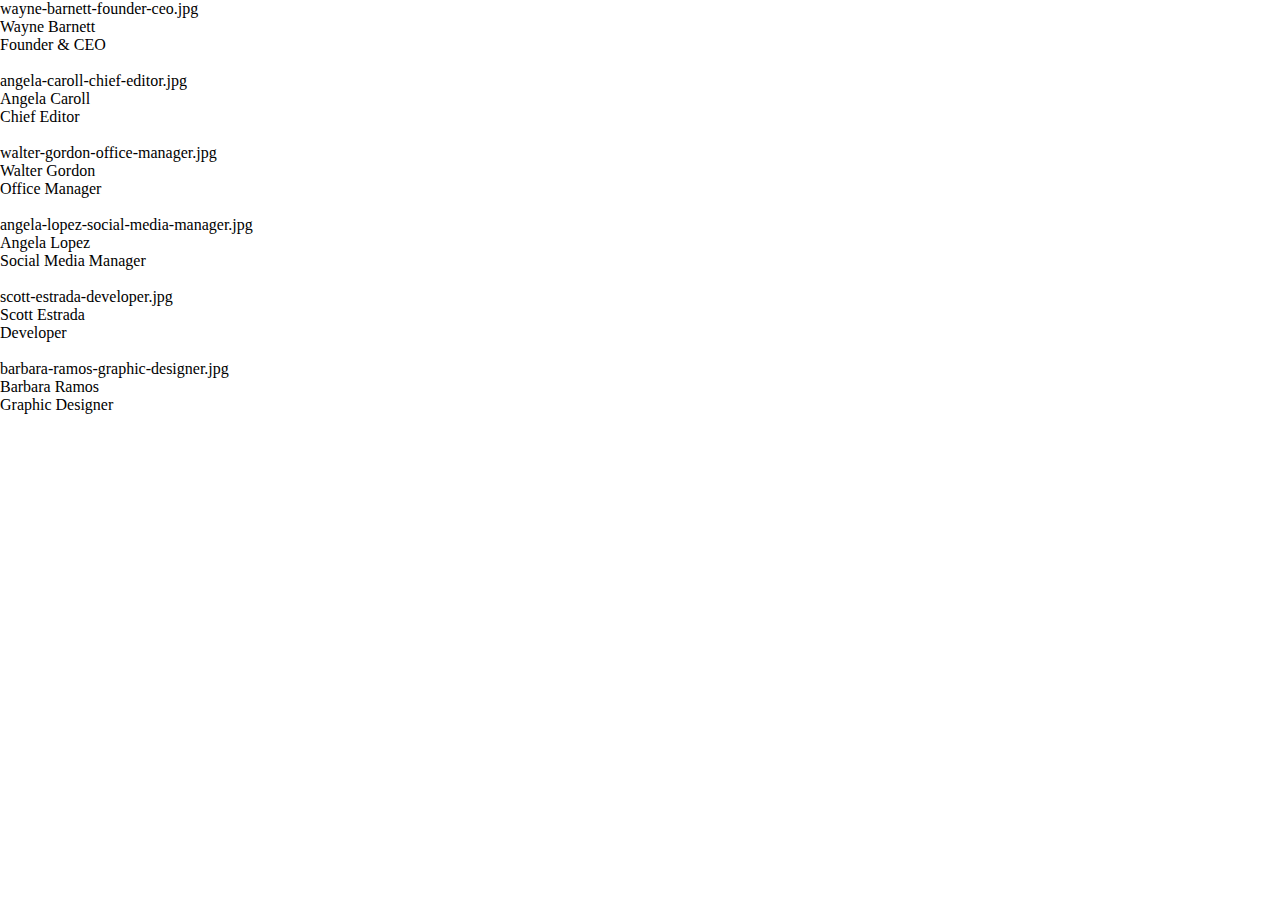
<file: index.html>
<!DOCTYPE html>
<html lang="en">
<head>
    <meta charset="UTF-8">
    <meta http-equiv="X-UA-Compatible" content="IE=edge">
    <meta name="viewport" content="width=device-width, initial-scale=1.0">
    <script defer src="./js/script.js"></script>
    <link rel="stylesheet" href="./css/style.css">
    <title>Our Team</title>
</head>
<body>

    <div id="team-container">

    </div>
    
</body>
</html>
</file>
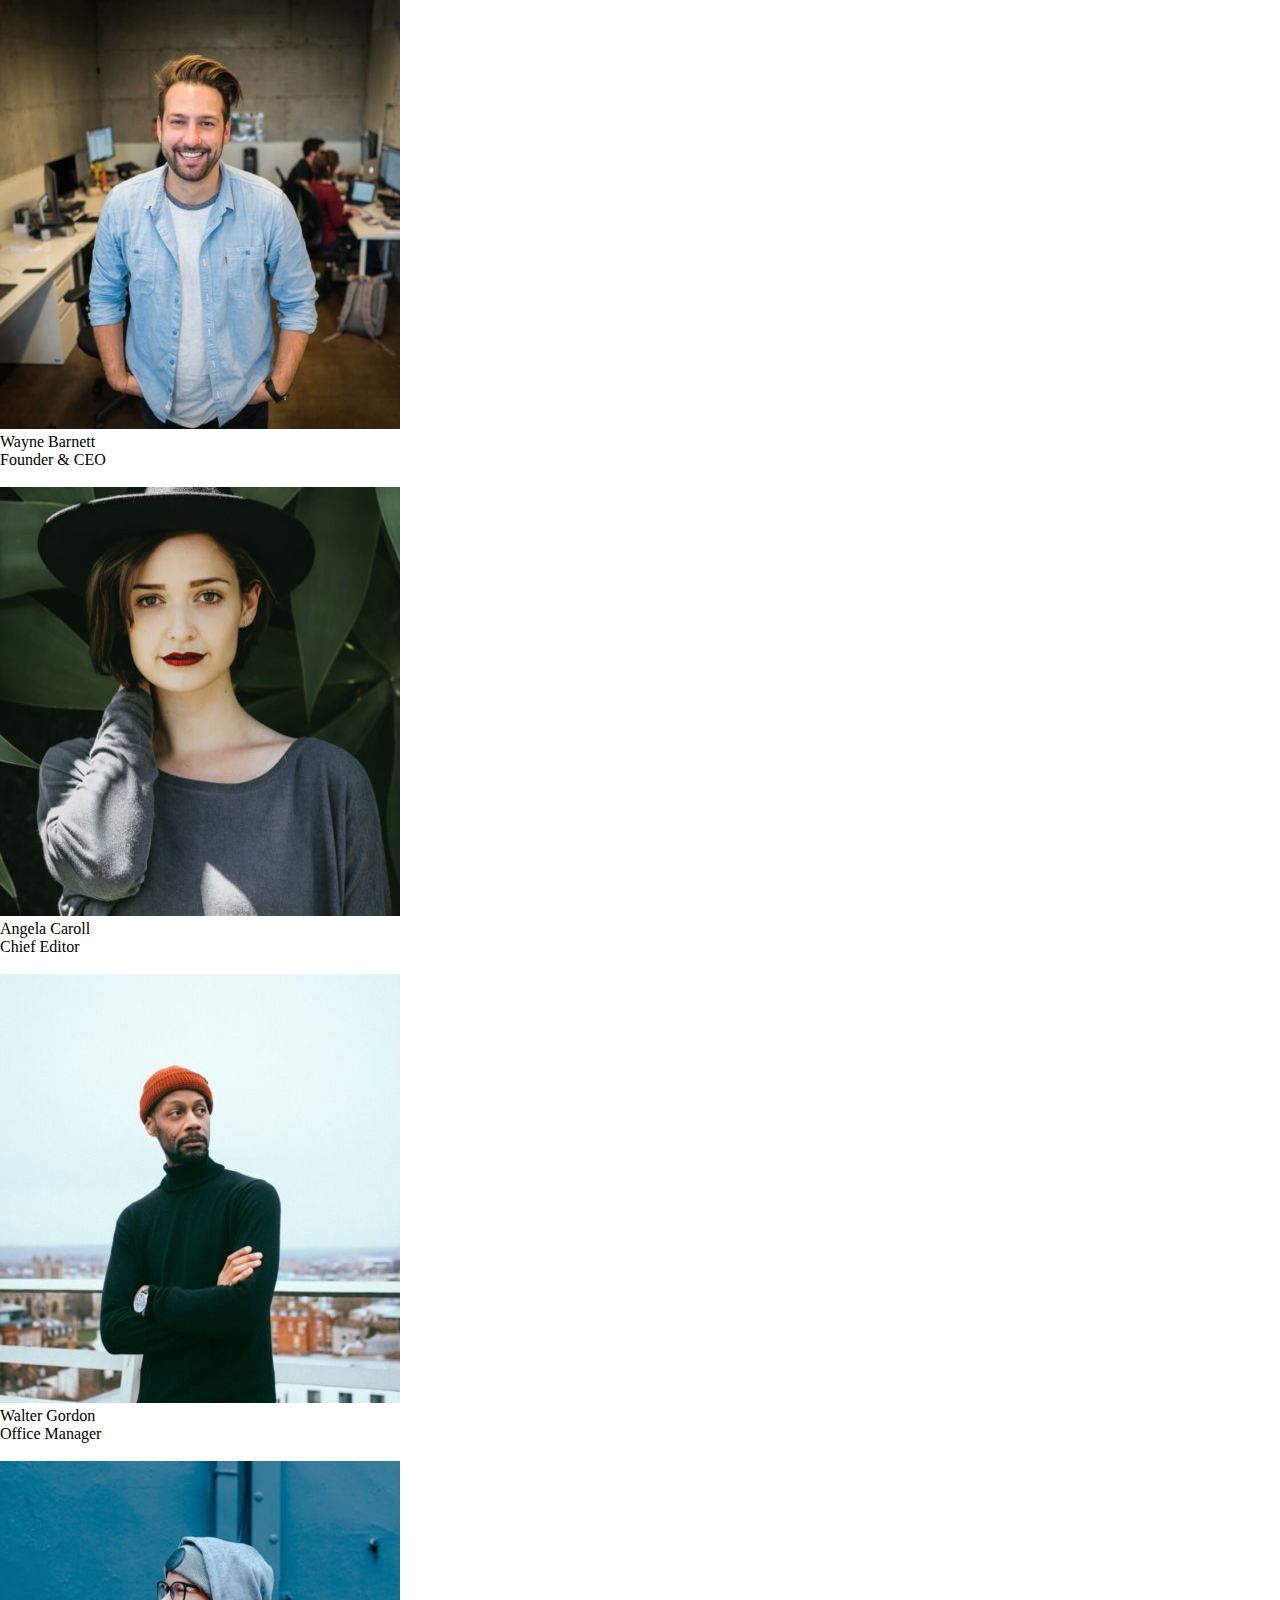
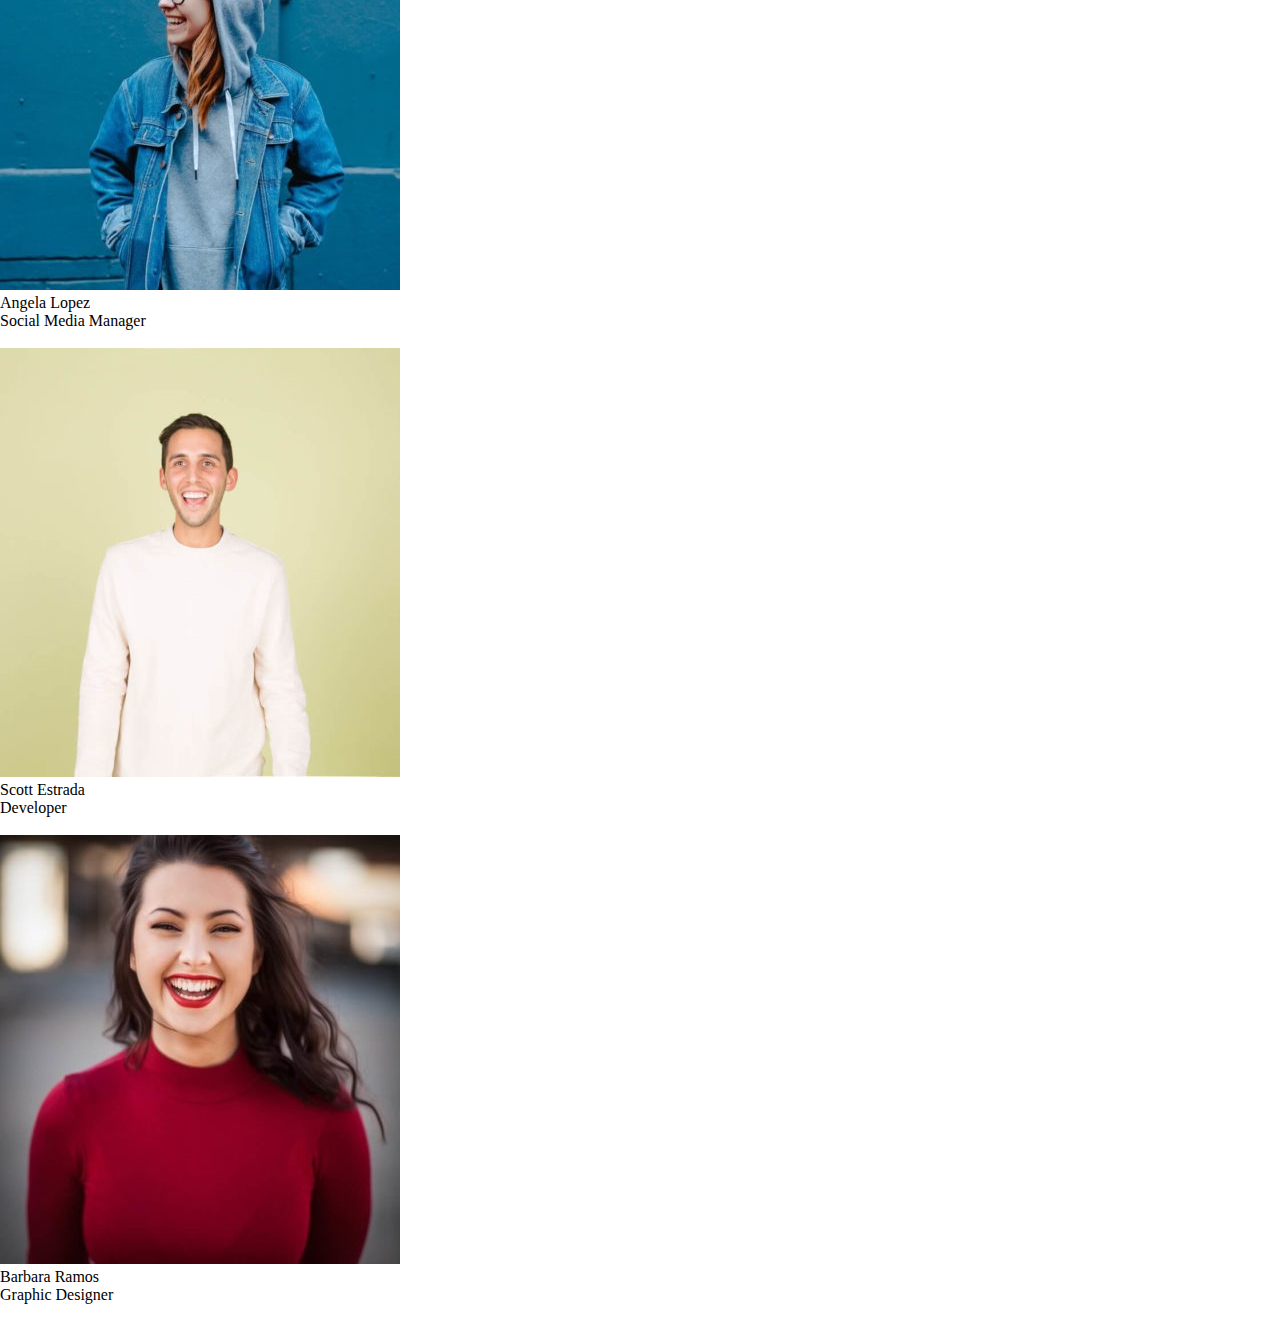
<file: bonus1/index.html>
<!DOCTYPE html>
<html lang="en">
<head>
    <meta charset="UTF-8">
    <meta http-equiv="X-UA-Compatible" content="IE=edge">
    <meta name="viewport" content="width=device-width, initial-scale=1.0">
    <script defer src="./js/script.js"></script>
    <link rel="stylesheet" href="./css/style.css">
    <title>Our Team - bonus1</title>
</head>
<body>

    <div id="team-container">
        

    </div>
    
</body>
</html>
</file>
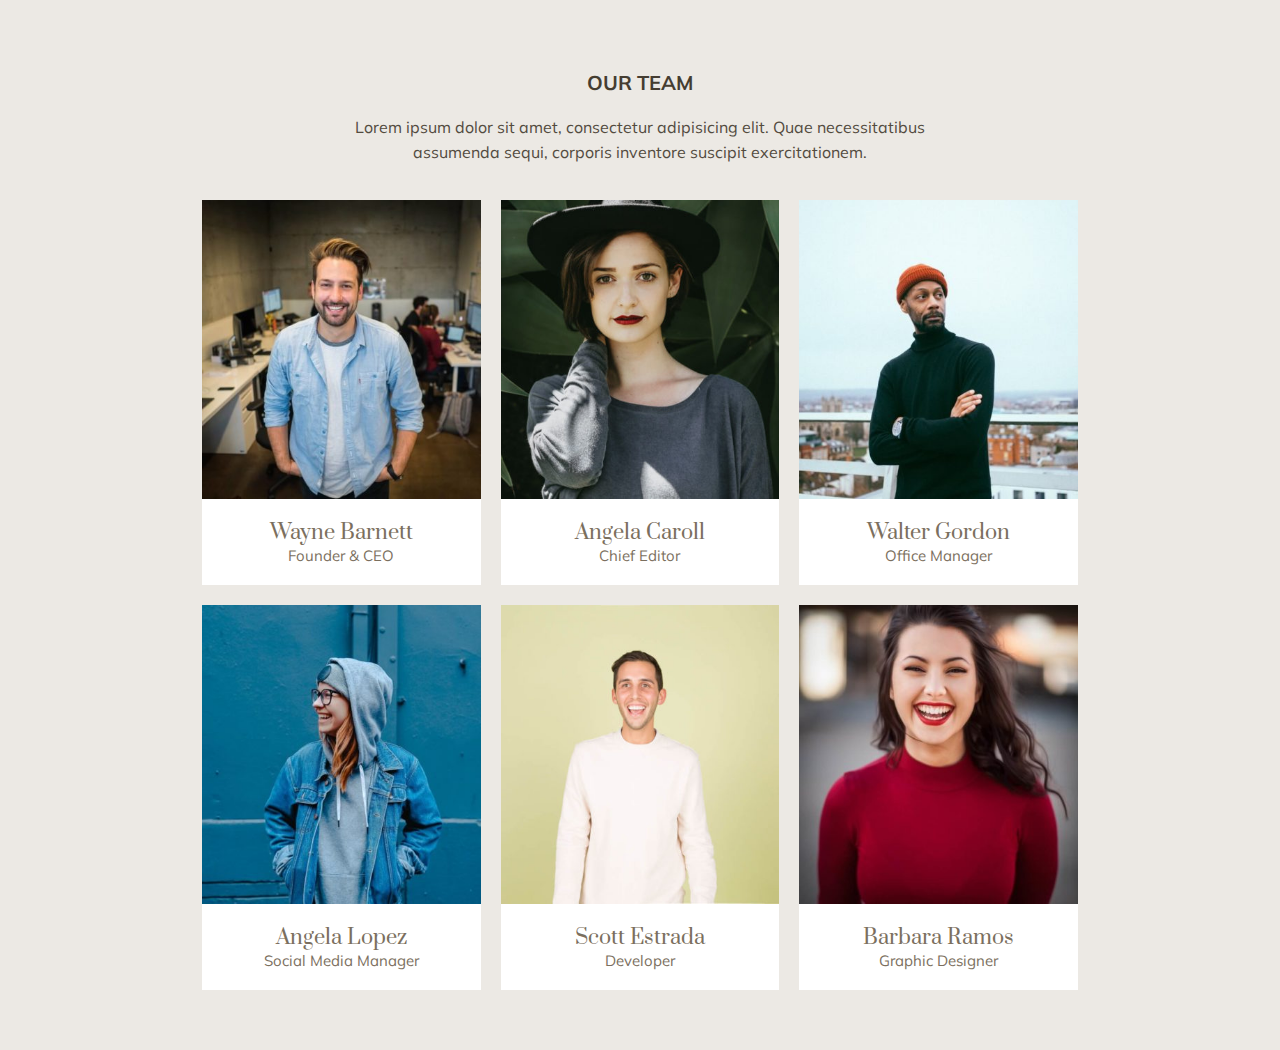
<file: bonus2/index.html>
<!DOCTYPE html>
<html lang="en">
<head>
    <meta charset="UTF-8">
    <meta http-equiv="X-UA-Compatible" content="IE=edge">
    <meta name="viewport" content="width=device-width, initial-scale=1.0">
    <link rel="preconnect" href="https://fonts.googleapis.com">
<link rel="preconnect" href="https://fonts.gstatic.com" crossorigin>
<link href="https://fonts.googleapis.com/css2?family=Mulish:wght@200;300;600&family=Prata&display=swap" rel="stylesheet">
    <script defer src="./js/script.js"></script>
    <link rel="stylesheet" href="./css/style.css">
    <title>Our Team - bonus2</title>
</head>
<body>

    <div class="container">
        <!-- Presentation team -->
        <div class="our-team">
            <div>Our Team</div>
            <p>Lorem ipsum dolor sit amet, consectetur adipisicing elit. Quae necessitatibus assumenda sequi, corporis inventore suscipit exercitationem.</p>

        </div>
        
        <!-- Card Team -->
        <div id="team-container" class="row">
            
    



        </div>

            

        


    </div>

    
</body>
</html>
</file>
<file: css/style.css>
*{
    padding: 0;
    margin: 0;
    box-sizing: border-box;
}

#team-container{
    

}
</file>
<file: bonus1/css/style.css>
*{
    padding: 0;
    margin: 0;
    box-sizing: border-box;
}

#team-container{
    

}
</file>
<file: bonus2/css/style.css>
*{
    padding: 0;
    margin: 0;
    box-sizing: border-box;
}
body{
    background-color: rgb(236, 233, 228);
    font-family: 'Mulish', sans-serif;
}

/* UTILITA */

.font-prata{
    font-family: 'Prata', serif;
    font-family: 'Mulish', sans-serif;
}


/* FINE */

/* LAYOUT */
.container{
    width: 70%;
    margin: auto;
    min-height: 100px;
}

.row{
    width: 100%;
    display: flex;
    flex-wrap: wrap;

}

.col-16{
    width: calc(100% / 3 - 20px );
    margin: 10px;
}
/* FINE LAYOUT */


/* PRESENTATION TEAM */
.our-team{
    margin: 70px 150px 25px 150px;
    text-align: center;
}

.our-team div{
    margin-bottom: 20px;
    text-transform: uppercase;
    font-weight: 700;
    font-size: 20px;
    color: rgb(69, 61, 49);

}

.our-team p{
    line-height: 25px;
    color: rgb(83, 75, 63);
}

/* PRESENTATION TEAM */



/* CARD TEAM */
#team-container{
    margin-bottom: 50px;
}
.card{
    display: flex;
    flex-direction: column;
    align-items: center;
    background-color: white;
}

.card img{
    width: 100%;
}

.name-text{
    font-size: 20px;
    margin-top: 20px;
    font-family: 'Prata', serif;
    color: rgb(123, 111, 94);
}

.role-text{
    font-size: 15px;
    margin-bottom: 20px;
    color: rgb(123, 111, 94);
}
/* FINE CARD TEAM */
</file>
